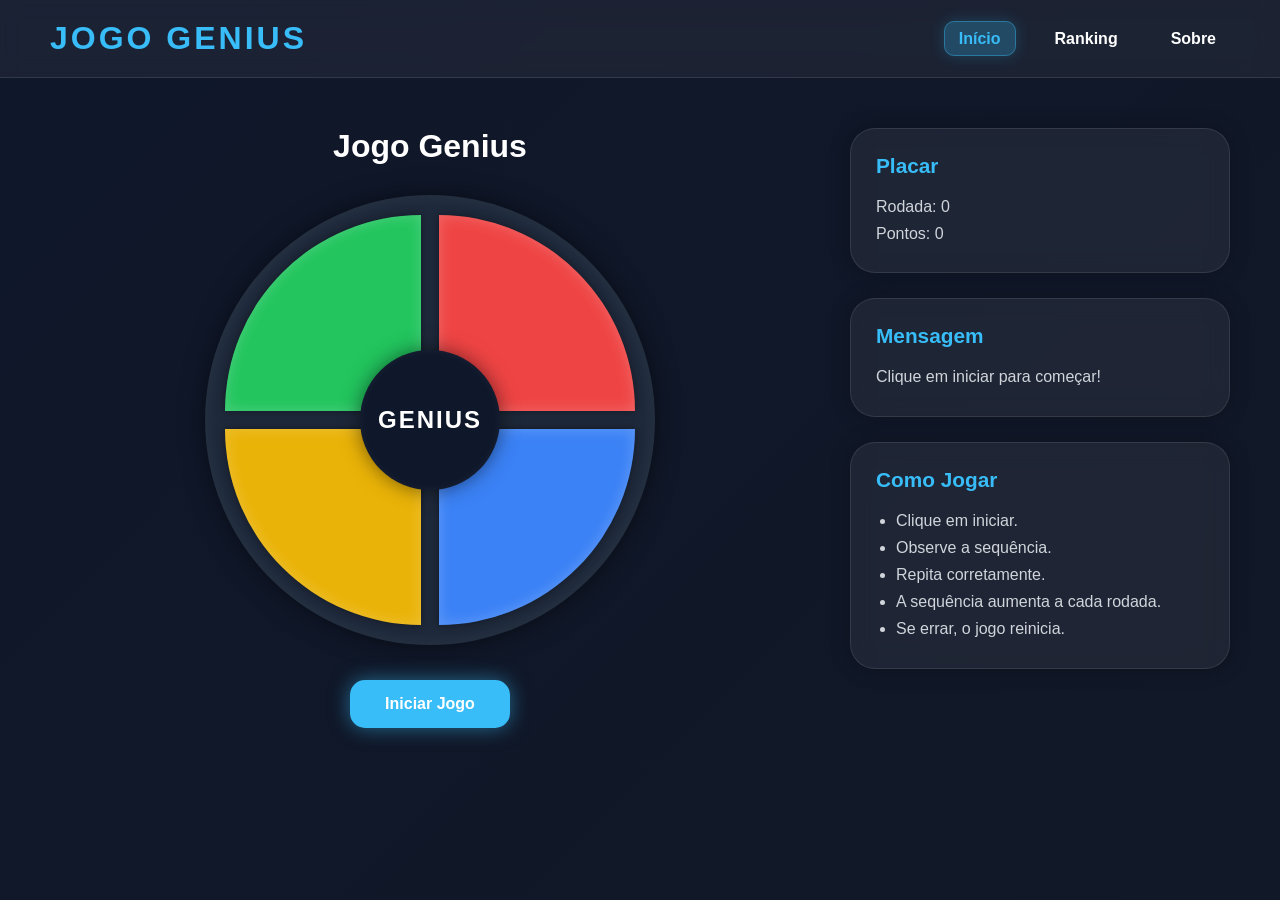
<file: index.html>
<!DOCTYPE html>
<html lang="pt-BR">

<head>
    <meta charset="UTF-8">
    <meta name="viewport" content="width=device-width, initial-scale=1.0">
    <title>Genius Game</title>

    <link rel="stylesheet" href="css/style.css">
</head>

<body>

    <!-- HEADER -->
    <header>
        <h1>JOGO GENIUS</h1>

        <nav>
            <ul>
                <li><a class="active" href="index.html">Início</a></li>
                <li><a href="telas/ranking.html">Ranking</a></li>
                <li><a href="telas/sobre.html">Sobre</a></li>
            </ul>
        </nav>
    </header>

    <!-- MAIN -->
    <main class="container">

        <!-- JOGO -->
        <section class="game-area">

            <h2>Jogo Genius</h2>

            <div class="genius-board">

                <div class="color green" data-color="green"></div>
                <div class="color red" data-color="red"></div>
                <div class="color yellow" data-color="yellow"></div>
                <div class="color blue" data-color="blue"></div>

            </div>

            <button id="start-btn">Iniciar Jogo</button>

        </section>

        <!-- SIDEBAR -->
        <aside class="sidebar">

            <div class="card">
                <h3>Placar</h3>
                <p>Rodada: <span id="round">0</span></p>
                <p>Pontos: <span id="score">0</span></p>
            </div>

            <div class="card">
                <h3>Mensagem</h3>
                <p id="message">Clique em iniciar para começar!</p>
            </div>

            <div class="card">
                <h3>Como Jogar</h3>

                <ul>
                    <li>Clique em iniciar.</li>
                    <li>Observe a sequência.</li>
                    <li>Repita corretamente.</li>
                    <li>A sequência aumenta a cada rodada.</li>
                    <li>Se errar, o jogo reinicia.</li>
                </ul>

            </div>

        </aside>

    </main>

    <script src="js/script.js"></script>

</body>

</html>
</file>
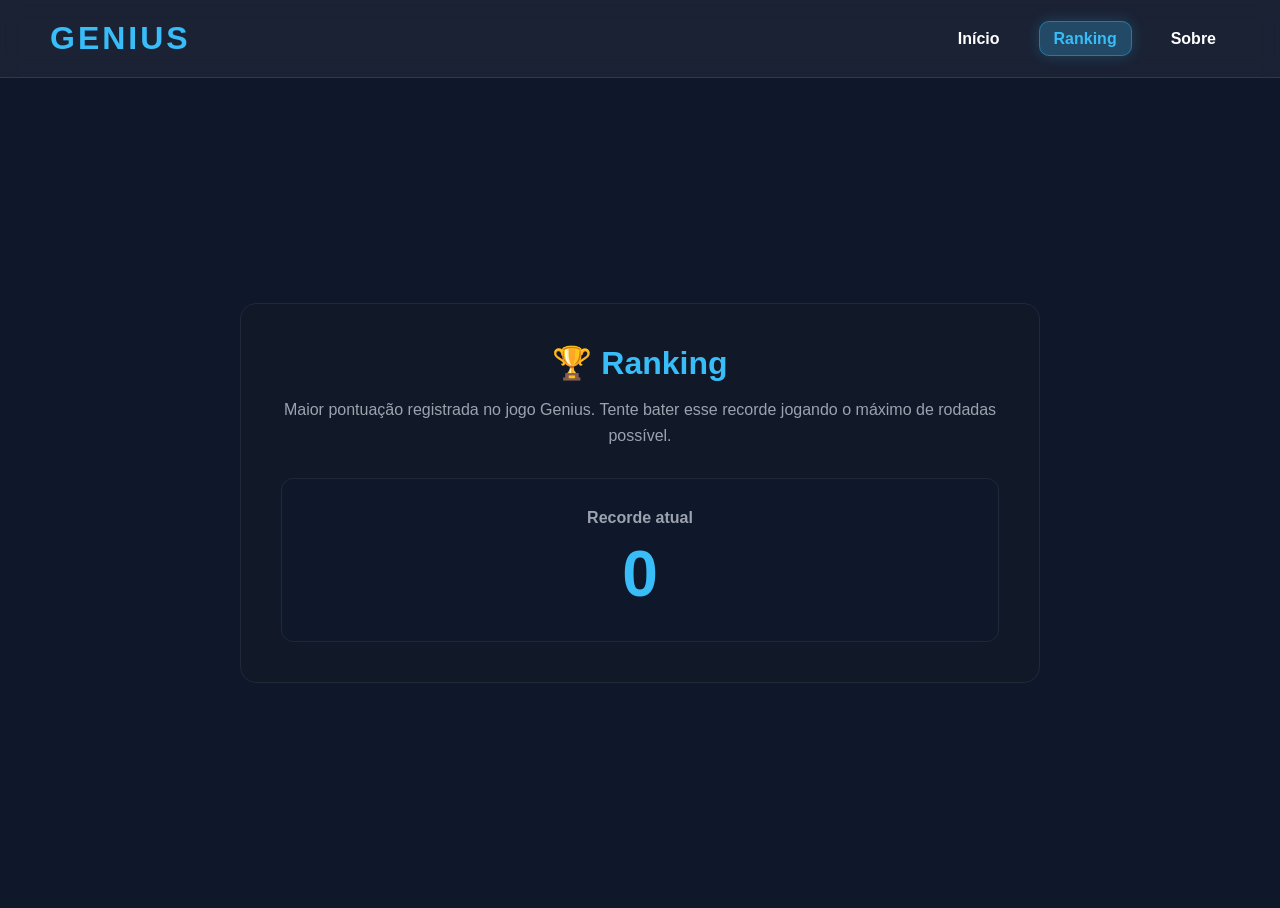
<file: telas/ranking.html>
<!DOCTYPE html>
<html lang="pt-BR">
<head>

    <meta charset="UTF-8">
    <meta name="viewport" content="width=device-width, initial-scale=1.0">

    <title>Ranking | Genius</title>

    
    <link rel="stylesheet" href="../css/ranking.css">

</head>

<body>

    <header>

        <h1>GENIUS</h1>

        <nav>
            <ul>
                <li><a href="../index.html">Início</a></li>
                <li><a class="active" href="ranking.html">Ranking</a></li>
                <li><a href="sobre.html">Sobre</a></li>
            </ul>
        </nav>

    </header>

    <main class="page-container">

        <div class="screen-box">

            <h2>🏆 Ranking</h2>

            <p class="desc">
                Maior pontuação registrada no jogo Genius.
                Tente bater esse recorde jogando o máximo de rodadas possível.
            </p>

            <div class="score-box">

                <h3>Recorde atual</h3>

                <div class="score" id="record">
                    0
                </div>

            </div>

        </div>

    </main>

    <script>

        const record = localStorage.getItem("record") || 0;

        document.querySelector("#record").innerHTML = record;

    </script>

</body>
</html>
</file>
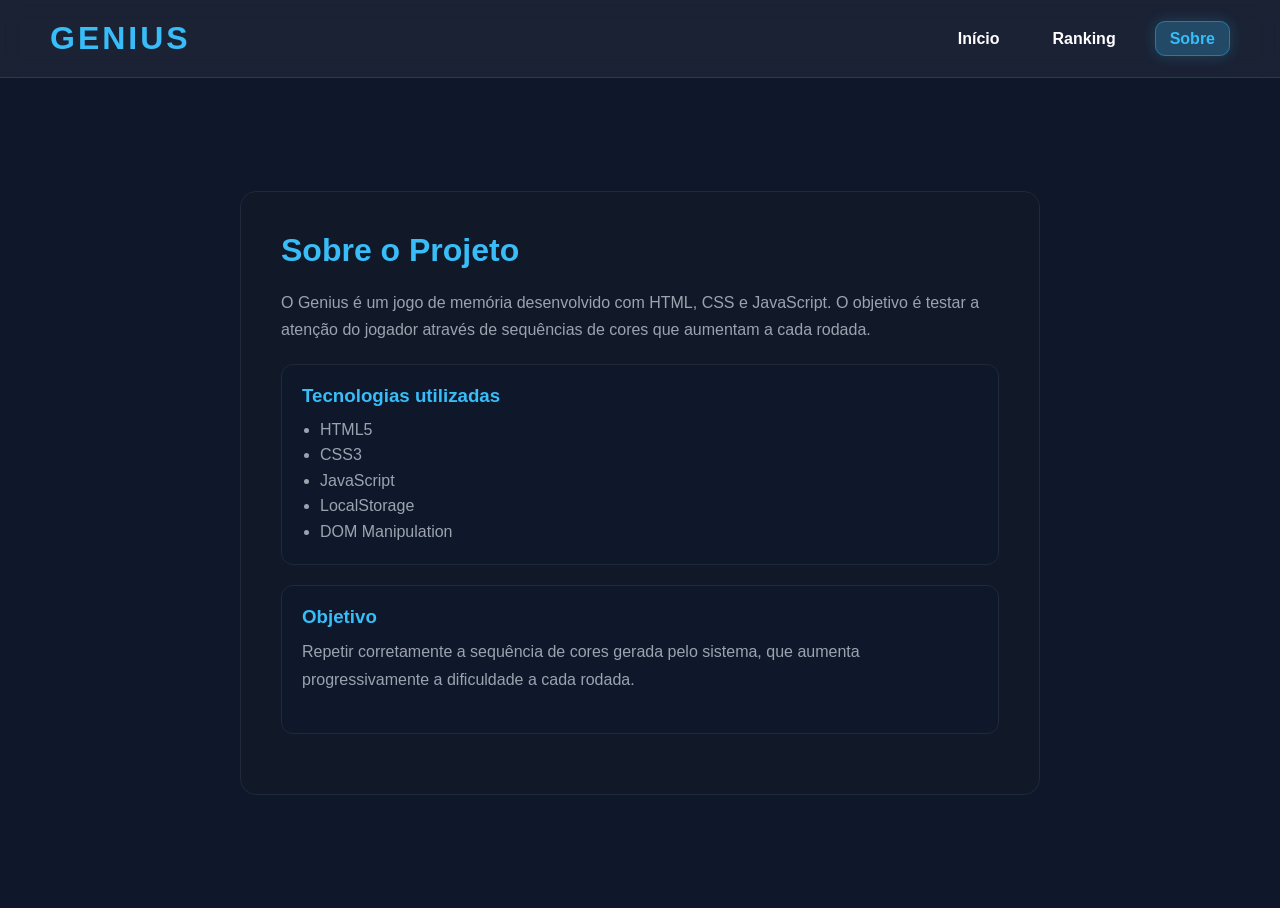
<file: telas/sobre.html>
<!DOCTYPE html>
<html lang="pt-BR">
<head>

    <meta charset="UTF-8">
    <meta name="viewport" content="width=device-width, initial-scale=1.0">

    <title>Sobre | Genius</title>

    
    <link rel="stylesheet" href="../css/sobre.css">

</head>

<body>

    <header>

        <h1>GENIUS</h1>

        <nav>
            <ul>
                <li><a href="../index.html">Início</a></li>
                <li><a href="ranking.html">Ranking</a></li>
                <li><a class="active" href="sobre.html">Sobre</a></li>
            </ul>
        </nav>

    </header>

    <main class="page-container">

        <div class="screen-box">

            <h2>Sobre o Projeto</h2>

            <p>
                O Genius é um jogo de memória desenvolvido com HTML, CSS e JavaScript.
                O objetivo é testar a atenção do jogador através de sequências de cores que aumentam a cada rodada.
            </p>

            <div class="info-box">

                <h3>Tecnologias utilizadas</h3>

                <ul>
                    <li>HTML5</li>
                    <li>CSS3</li>
                    <li>JavaScript</li>
                    <li>LocalStorage</li>
                    <li>DOM Manipulation</li>
                </ul>

            </div>

            <div class="info-box">

                <h3>Objetivo</h3>

                <p>
                    Repetir corretamente a sequência de cores gerada pelo sistema,
                    que aumenta progressivamente a dificuldade a cada rodada.
                </p>

            </div>

        </div>

    </main>

</body>
</html>
</file>
<file: css/style.css>
*{
    margin: 0;
    padding: 0;
    box-sizing: border-box;
}

/* BODY */

body{
    font-family: Arial, Helvetica, sans-serif;
    background: linear-gradient(135deg, #0f172a, #111827);
    color: white;
    min-height: 100vh;
}

/* HEADER (PADRÃO IGUAL EM TODAS AS PÁGINAS) */

header{
    width: 100%;
    padding: 20px 50px;

    display: flex;
    justify-content: space-between;
    align-items: center;

    background: rgba(255,255,255,0.05);
    backdrop-filter: blur(10px);

    border-bottom: 1px solid rgba(255,255,255,0.1);
}

header h1{
    font-size: 2rem;
    letter-spacing: 3px;
    color: #38bdf8;
}

/* MENU */

nav ul{
    display: flex;
    gap: 25px;
    list-style: none;
}

nav a{
    text-decoration: none;
    color: white;

    font-weight: bold;

    padding: 8px 14px;
    border-radius: 10px;

    transition: 0.3s;
}

/* HOVER */

nav a:hover{
    color: #38bdf8;
    background: rgba(56,189,248,0.15);
}

/* ABA ATIVA (QUADRADO INDICANDO PÁGINA ATUAL) */

nav a.active{
    color: #38bdf8;

    background: rgba(56,189,248,0.25);

    border: 1px solid rgba(56,189,248,0.4);

    box-shadow: 0 0 15px rgba(56,189,248,0.2);
}

/* CONTAINER */

.container{
    display: flex;
    justify-content: space-between;
    align-items: flex-start;

    padding: 50px;
    gap: 40px;
}

/* ÁREA DO JOGO */

.game-area{
    flex: 2;

    display: flex;
    flex-direction: column;
    align-items: center;
}

.game-area h2{
    margin-bottom: 30px;
    font-size: 2rem;
}

/* TABULEIRO */

.genius-board{
    width: 450px;
    height: 450px;

    background: #1e293b;

    border-radius: 50%;

    display: grid;
    grid-template-columns: 1fr 1fr;
    grid-template-rows: 1fr 1fr;

    gap: 18px;

    padding: 20px;

    box-shadow:
        0 0 25px rgba(0,0,0,0.5),
        inset 0 0 20px rgba(255,255,255,0.05);

    position: relative;
}

/* CENTRO */

.genius-board::before{
    content: "GENIUS";

    position: absolute;

    width: 140px;
    height: 140px;

    background: #0f172a;

    border-radius: 50%;

    top: 50%;
    left: 50%;

    transform: translate(-50%, -50%);

    display: flex;
    justify-content: center;
    align-items: center;

    font-size: 1.5rem;
    font-weight: bold;

    letter-spacing: 2px;

    box-shadow:
        0 0 20px rgba(0,0,0,0.5),
        inset 0 0 10px rgba(255,255,255,0.05);

    z-index: 10;
}

/* BOTÕES */

.color{
    cursor: pointer;

    transition: 0.2s;

    box-shadow:
        inset 0 0 15px rgba(255,255,255,0.2),
        0 0 10px rgba(0,0,0,0.4);
}

/* QUADRANTES */

.green{
    background: #22c55e;
    border-top-left-radius: 100%;
}

.red{
    background: #ef4444;
    border-top-right-radius: 100%;
}

.yellow{
    background: #eab308;
    border-bottom-left-radius: 100%;
}

.blue{
    background: #3b82f6;
    border-bottom-right-radius: 100%;
}

/* HOVER */

.color:hover{
    transform: scale(1.03);

    filter: brightness(1.2);

    box-shadow:
        0 0 25px rgba(255,255,255,0.4),
        inset 0 0 20px rgba(255,255,255,0.3);
}

/*cor ativada*/
.color.active{
    filter: brightness(2);
    transform: scale(1.1);
    box-shadow: 0 0 30px rgba(255,255,255,0.6);
}

/* BOTÃO INICIAR */

#start-btn{
    margin-top: 35px;

    padding: 15px 35px;

    border: none;
    border-radius: 15px;

    background: #38bdf8;
    color: white;

    font-size: 1rem;
    font-weight: bold;

    cursor: pointer;

    transition: 0.3s;

    box-shadow: 0 0 20px rgba(56,189,248,0.5);
}

#start-btn:hover{
    transform: translateY(-3px);

    background: #0ea5e9;

    box-shadow: 0 0 30px rgba(56,189,248,0.8);
}

/* SIDEBAR */

.sidebar{
    flex: 1;

    display: flex;
    flex-direction: column;

    gap: 25px;
}

/* CARDS */

.card{
    background: rgba(255,255,255,0.06);

    border: 1px solid rgba(255,255,255,0.1);

    backdrop-filter: blur(10px);

    padding: 25px;

    border-radius: 25px;

    box-shadow:
        0 0 20px rgba(0,0,0,0.3);

    transition: 0.3s;
}

.card:hover{
    transform: translateY(-5px);

    box-shadow:
        0 0 25px rgba(56,189,248,0.2);
}

.card h3{
    margin-bottom: 15px;

    color: #38bdf8;

    font-size: 1.3rem;
}

/* TEXTO */

.card p,
.card li{
    color: #d1d5db;

    line-height: 1.7;
}

.card ul{
    padding-left: 20px;
}

/* RESPONSIVIDADE */

@media(max-width: 1000px){

    .container{
        flex-direction: column;
        align-items: center;
    }

    .sidebar{
        width: 100%;
    }
}

@media(max-width: 600px){

    header{
        flex-direction: column;
        gap: 20px;
    }

    nav ul{
        flex-wrap: wrap;
        justify-content: center;
    }

    .genius-board{
        width: 320px;
        height: 320px;
    }

    .genius-board::before{
        width: 100px;
        height: 100px;

        font-size: 1rem;
    }
}
</file>
<file: css/ranking.css>
*{
    margin: 0;
    padding: 0;
    box-sizing: border-box;
}

body{
    font-family: Arial, Helvetica, sans-serif;
    background: #0f172a;
    color: #e5e7eb;
}

/* HEADER (somente do ranking, sem dependência externa) */


header{
    width: 100%;
    padding: 20px 50px;

    display: flex;
    justify-content: space-between;
    align-items: center;

    background: rgba(255,255,255,0.05);
    backdrop-filter: blur(10px);

    border-bottom: 1px solid rgba(255,255,255,0.1);
}

header h1{
    font-size: 2rem;
    letter-spacing: 3px;
    color: #38bdf8;
}

/* MENU */

nav ul{
    display: flex;
    gap: 25px;
    list-style: none;
}

nav a{
    text-decoration: none;
    color: white;

    font-weight: bold;

    padding: 8px 14px;
    border-radius: 10px;

    transition: 0.3s;
}

/* HOVER */

nav a:hover{
    color: #38bdf8;
    background: rgba(56,189,248,0.15);
}

/* ABA ATIVA (QUADRADO INDICANDO PÁGINA ATUAL) */

nav a.active{
    color: #38bdf8;

    background: rgba(56,189,248,0.25);

    border: 1px solid rgba(56,189,248,0.4);

    box-shadow: 0 0 15px rgba(56,189,248,0.2);
}

/* LAYOUT */

.page-container{
    width: 100%;
    min-height: calc(100vh - 70px);

    display: flex;
    justify-content: center;
    align-items: center;

    padding: 40px;
}

.screen-box{
    width: 100%;
    max-width: 800px;

    background: #111827;

    border: 1px solid #1f2937;

    border-radius: 16px;

    padding: 40px;

    text-align: center;
}

h2{
    font-size: 2rem;
    color: #38bdf8;

    margin-bottom: 15px;
}

.desc{
    color: #9ca3af;

    line-height: 1.6;

    margin-bottom: 30px;
}

.score-box{
    background: #0f172a;

    border: 1px solid #1f2937;

    border-radius: 12px;

    padding: 30px;
}

.score-box h3{
    color: #9ca3af;

    font-size: 1rem;

    margin-bottom: 10px;
}

.score{
    font-size: 4rem;

    font-weight: bold;

    color: #38bdf8;
}


@media (max-width: 768px){
    header{
        padding: 15px 20px;
        flex-direction: column;
        align-items: flex-start;
    }

    nav ul{
        gap: 15px;
    }

    .page-container{
        padding: 20px;
    }

    .screen-box{
        padding: 25px;
    }

    .score{
        font-size: 3rem;
    }

    h2{
        font-size: 1.6rem;
    }
}

/* Celulares */
@media (max-width: 480px){
    header h1{
        font-size: 1.5rem;
    }

    nav ul{
        flex-direction: column;
        width: 100%;
    }

    nav a{
        display: block;
        width: 100%;
    }

    .screen-box{
        padding: 18px;
    }

    .score{
        font-size: 2.5rem;
    }

    h2{
        font-size: 1.4rem;
    }

    .desc{
        font-size: 0.95rem;
    }
}
</file>
<file: css/sobre.css>
*{
    margin: 0;
    padding: 0;
    box-sizing: border-box;
}

body{
    font-family: Arial, Helvetica, sans-serif;
    background: #0f172a;
    color: #e5e7eb;
}

/* HEADER (local e independente) */


header{
    width: 100%;
    padding: 20px 50px;

    display: flex;
    justify-content: space-between;
    align-items: center;

    background: rgba(255,255,255,0.05);
    backdrop-filter: blur(10px);

    border-bottom: 1px solid rgba(255,255,255,0.1);
}

header h1{
    font-size: 2rem;
    letter-spacing: 3px;
    color: #38bdf8;
}

/* MENU */

nav ul{
    display: flex;
    gap: 25px;
    list-style: none;
}

nav a{
    text-decoration: none;
    color: white;

    font-weight: bold;

    padding: 8px 14px;
    border-radius: 10px;

    transition: 0.3s;
}

/* HOVER */

nav a:hover{
    color: #38bdf8;
    background: rgba(56,189,248,0.15);
}

/* ABA ATIVA (QUADRADO INDICANDO PÁGINA ATUAL) */

nav a.active{
    color: #38bdf8;

    background: rgba(56,189,248,0.25);

    border: 1px solid rgba(56,189,248,0.4);

    box-shadow: 0 0 15px rgba(56,189,248,0.2);
}

/* LAYOUT */

.page-container{
    width: 100%;
    min-height: calc(100vh - 70px);

    display: flex;
    justify-content: center;
    align-items: center;

    padding: 40px;
}

.screen-box{
    width: 100%;
    max-width: 800px;

    background: #111827;

    border: 1px solid #1f2937;

    border-radius: 16px;

    padding: 40px;
}

h2{
    font-size: 2rem;
    color: #38bdf8;

    margin-bottom: 20px;
}

p{
    color: #9ca3af;

    line-height: 1.7;

    margin-bottom: 20px;
}

.info-box{
    background: #0f172a;

    border: 1px solid #1f2937;

    border-radius: 12px;

    padding: 20px;

    margin-bottom: 20px;
}

.info-box h3{
    color: #38bdf8;

    margin-bottom: 10px;
}

.info-box ul{
    padding-left: 18px;

    color: #9ca3af;

    line-height: 1.6;
}


@media (max-width: 768px) {
    header {
        padding: 15px 20px;
        flex-direction: column;
        align-items: flex-start;
    }

    nav ul {
        gap: 15px;
    }

    .page-container {
        padding: 20px;
    }

    .screen-box {
        padding: 25px;
    }

    h2 {
        font-size: 1.6rem;
    }
}

/* Celulares */
@media (max-width: 480px) {
    header h1 {
        font-size: 1.5rem;
    }

    nav ul {
        flex-direction: column;
        width: 100%;
    }

    nav a {
        display: block;
        width: 100%;
    }

    .screen-box {
        padding: 18px;
    }

    h2 {
        font-size: 1.4rem;
    }

    p {
        font-size: 0.95rem;
    }
}
</file>
